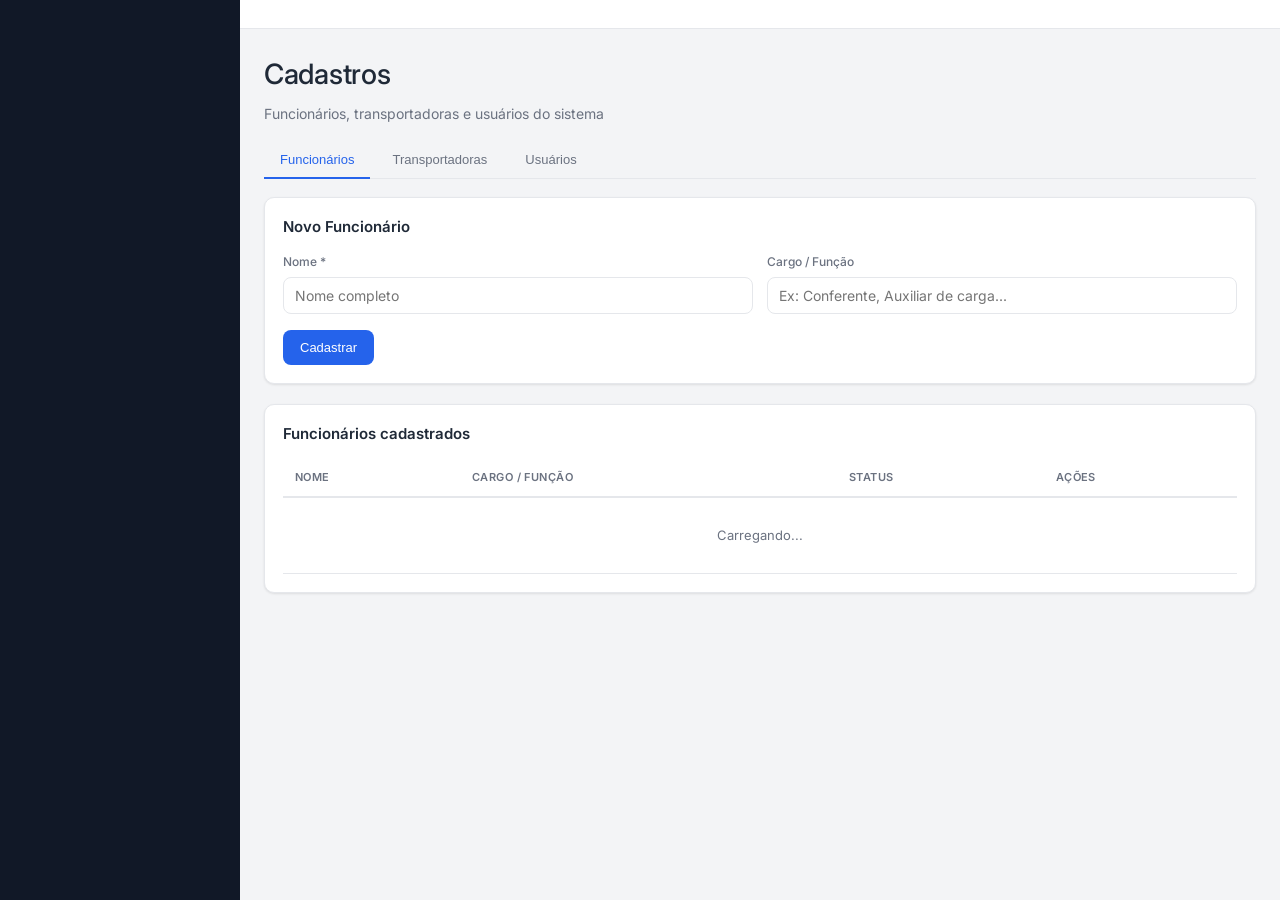
<file: cadastros.html>
<!DOCTYPE html>
<html lang="pt-BR">
<head>
  <meta charset="UTF-8" />
  <meta name="viewport" content="width=device-width, initial-scale=1.0" />
  <title>Cadastros · Portaria do Galpão</title>
  <link rel="stylesheet" href="css/style.css" />
  <link rel="stylesheet" href="https://cdn.jsdelivr.net/npm/bootstrap-icons@1.11.3/font/bootstrap-icons.css" />
</head>
<body>
  <div class="app">
    <aside class="sidebar" id="sidebar"></aside>
    <div class="main">
      <header class="topbar" id="topbar"></header>
      <main class="content">
        <div class="page-header">
          <div>
            <h1>Cadastros</h1>
            <p>Funcionários, transportadoras e usuários do sistema</p>
          </div>
        </div>

        <div class="tabs">
          <button class="tab-button active" data-tab="funcionarios">Funcionários</button>
          <button class="tab-button" data-tab="transportadoras">Transportadoras</button>
          <button class="tab-button" data-tab="usuarios">Usuários</button>
        </div>

        <!-- ===================== FUNCIONARIOS ===================== -->
        <div class="tab-content active" id="tab-funcionarios">
          <div class="card">
            <div class="card-title">Novo Funcionário</div>
            <div id="funcionarioAlert" class="alert"></div>
            <form id="funcionarioForm">
              <div class="form-grid">
                <div class="form-group span-2">
                  <label for="funcNome">Nome *</label>
                  <input type="text" id="funcNome" placeholder="Nome completo" required />
                </div>
                <div class="form-group span-2">
                  <label for="funcCargo">Cargo / Função</label>
                  <input type="text" id="funcCargo" placeholder="Ex: Conferente, Auxiliar de carga..." />
                </div>
              </div>
              <div class="form-actions">
                <button type="submit" class="btn btn-primary">Cadastrar</button>
              </div>
            </form>
          </div>

          <div class="card">
            <div class="card-title">Funcionários cadastrados</div>
            <div class="table-wrapper">
              <table>
                <thead>
                  <tr>
                    <th>Nome</th>
                    <th>Cargo / Função</th>
                    <th>Status</th>
                    <th>Ações</th>
                  </tr>
                </thead>
                <tbody id="funcionariosBody">
                  <tr><td colspan="4" class="empty-state">Carregando...</td></tr>
                </tbody>
              </table>
            </div>
          </div>
        </div>

        <!-- ===================== TRANSPORTADORAS ===================== -->
        <div class="tab-content" id="tab-transportadoras">
          <div class="card">
            <div class="card-title">Nova Transportadora</div>
            <div id="transportadoraAlert" class="alert"></div>
            <form id="transportadoraForm">
              <div class="form-grid">
                <div class="form-group span-2">
                  <label for="transpNome">Nome *</label>
                  <input type="text" id="transpNome" placeholder="Nome da transportadora" required />
                </div>
                <div class="form-group span-2">
                  <label for="transpCnpj">CNPJ</label>
                  <input type="text" id="transpCnpj" placeholder="00.000.000/0000-00" />
                </div>
              </div>
              <div class="form-actions">
                <button type="submit" class="btn btn-primary">Cadastrar</button>
              </div>
            </form>
          </div>

          <div class="card">
            <div class="card-title">Transportadoras cadastradas</div>
            <div class="table-wrapper">
              <table>
                <thead>
                  <tr>
                    <th>Nome</th>
                    <th>CNPJ</th>
                    <th>Ações</th>
                  </tr>
                </thead>
                <tbody id="transportadorasBody">
                  <tr><td colspan="3" class="empty-state">Carregando...</td></tr>
                </tbody>
              </table>
            </div>
          </div>
        </div>

        <!-- ===================== USUARIOS ===================== -->
        <div class="tab-content" id="tab-usuarios">
          <div class="card">
            <div class="card-title">Usuários do sistema</div>
            <p class="text-muted">
              Novas contas são criadas pela tela de login (opção "Criar conta"). Aqui você pode
              alterar o cargo (administrador/porteiro) e ativar ou desativar o acesso de cada usuário.
            </p>
            <div class="table-wrapper">
              <table>
                <thead>
                  <tr>
                    <th>Nome</th>
                    <th>Email</th>
                    <th>Cargo</th>
                    <th>Status</th>
                    <th>Ações</th>
                  </tr>
                </thead>
                <tbody id="usuariosBody">
                  <tr><td colspan="5" class="empty-state">Carregando...</td></tr>
                </tbody>
              </table>
            </div>
          </div>
        </div>
      </main>
    </div>
  </div>

  <!-- Modal edicao funcionario -->
  <div class="modal-overlay" id="funcionarioModal">
    <div class="modal">
      <div class="modal-header">
        <h3>Editar Funcionário</h3>
        <button class="modal-close" id="closeFuncionarioModal">&times;</button>
      </div>
      <form id="funcionarioEditForm">
        <div class="modal-body">
          <div class="form-grid">
            <div class="form-group span-2">
              <label for="editFuncNome">Nome *</label>
              <input type="text" id="editFuncNome" required />
            </div>
            <div class="form-group span-2">
              <label for="editFuncCargo">Cargo / Função</label>
              <input type="text" id="editFuncCargo" />
            </div>
            <div class="form-group span-full">
              <label style="flex-direction: row; align-items: center; gap: 8px;">
                <input type="checkbox" id="editFuncAtivo" style="width: auto" /> Ativo
              </label>
            </div>
          </div>
        </div>
        <div class="modal-footer">
          <button type="button" class="btn btn-danger" id="deleteFuncionario" style="margin-right: auto">Excluir</button>
          <button type="button" class="btn btn-secondary" id="cancelFuncionarioEdit">Cancelar</button>
          <button type="submit" class="btn btn-primary">Salvar</button>
        </div>
      </form>
    </div>
  </div>

  <!-- Modal edicao transportadora -->
  <div class="modal-overlay" id="transportadoraModal">
    <div class="modal">
      <div class="modal-header">
        <h3>Editar Transportadora</h3>
        <button class="modal-close" id="closeTransportadoraModal">&times;</button>
      </div>
      <form id="transportadoraEditForm">
        <div class="modal-body">
          <div class="form-grid">
            <div class="form-group span-2">
              <label for="editTranspNome">Nome *</label>
              <input type="text" id="editTranspNome" required />
            </div>
            <div class="form-group span-2">
              <label for="editTranspCnpj">CNPJ</label>
              <input type="text" id="editTranspCnpj" />
            </div>
          </div>
        </div>
        <div class="modal-footer">
          <button type="button" class="btn btn-danger" id="deleteTransportadora" style="margin-right: auto">Excluir</button>
          <button type="button" class="btn btn-secondary" id="cancelTransportadoraEdit">Cancelar</button>
          <button type="submit" class="btn btn-primary">Salvar</button>
        </div>
      </form>
    </div>
  </div>

  <!-- Modal edicao usuario -->
  <div class="modal-overlay" id="usuarioModal">
    <div class="modal">
      <div class="modal-header">
        <h3>Editar Usuário</h3>
        <button class="modal-close" id="closeUsuarioModal">&times;</button>
      </div>
      <form id="usuarioEditForm">
        <div class="modal-body">
          <div id="usuarioInfo" style="margin-bottom: 14px"></div>
          <div class="form-grid">
            <div class="form-group span-2">
              <label for="editUsuarioCargo">Cargo</label>
              <select id="editUsuarioCargo">
                <option value="porteiro">Porteiro</option>
                <option value="admin">Administrador</option>
              </select>
            </div>
            <div class="form-group span-2">
              <label style="flex-direction: row; align-items: center; gap: 8px;">
                <input type="checkbox" id="editUsuarioAtivo" style="width: auto" /> Ativo
              </label>
            </div>
          </div>
        </div>
        <div class="modal-footer">
          <button type="button" class="btn btn-secondary" id="cancelUsuarioEdit">Cancelar</button>
          <button type="submit" class="btn btn-primary">Salvar</button>
        </div>
      </form>
    </div>
  </div>

  <script type="module">
    import { requireAuth, isAdmin } from './js/auth.js';
    import { renderLayout } from './js/layout.js';
    import { initCadastros } from './js/cadastros.js';

    const auth = await requireAuth();
    if (auth) {
      if (!isAdmin(auth.profile)) {
        window.location.href = 'index.html';
      } else {
        renderLayout({ profile: auth.profile, active: 'cadastros', title: 'Cadastros' });
        initCadastros(auth);
      }
    }
  </script>
</body>
</html>
</file>
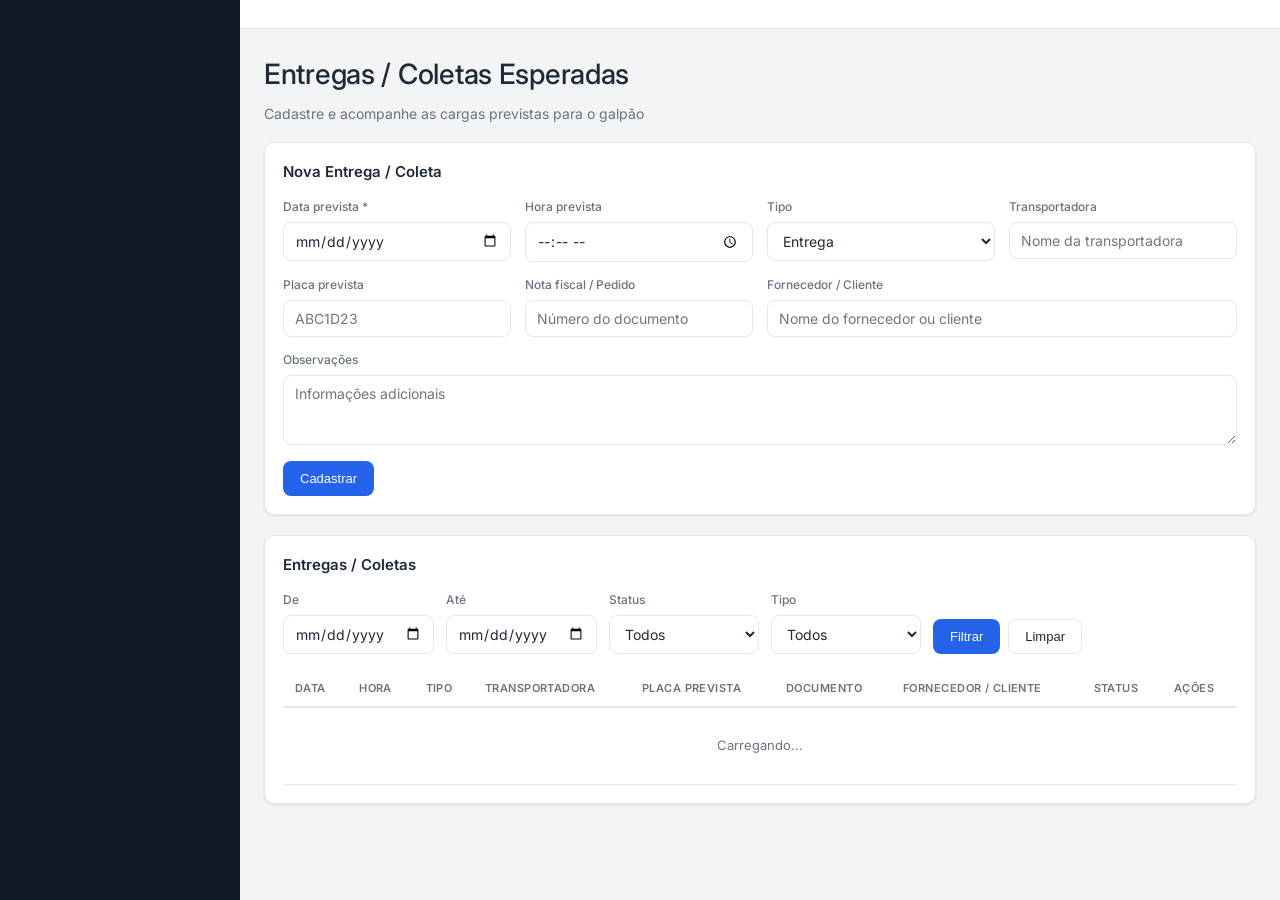
<file: entregas.html>
<!DOCTYPE html>
<html lang="pt-BR">
<head>
  <meta charset="UTF-8" />
  <meta name="viewport" content="width=device-width, initial-scale=1.0" />
  <title>Entregas Esperadas · Portaria do Galpão</title>
  <link rel="stylesheet" href="css/style.css" />
  <link rel="stylesheet" href="https://cdn.jsdelivr.net/npm/bootstrap-icons@1.11.3/font/bootstrap-icons.css" />
</head>
<body>
  <div class="app">
    <aside class="sidebar" id="sidebar"></aside>
    <div class="main">
      <header class="topbar" id="topbar"></header>
      <main class="content">
        <div class="page-header">
          <div>
            <h1>Entregas / Coletas Esperadas</h1>
            <p>Cadastre e acompanhe as cargas previstas para o galpão</p>
          </div>
        </div>

        <div class="card">
          <div class="card-title">Nova Entrega / Coleta</div>
          <div id="entregaAlert" class="alert"></div>
          <form id="entregaForm">
            <div class="form-grid">
              <div class="form-group">
                <label for="dataPrevista">Data prevista *</label>
                <input type="date" id="dataPrevista" required />
              </div>
              <div class="form-group">
                <label for="horaPrevista">Hora prevista</label>
                <input type="time" id="horaPrevista" />
              </div>
              <div class="form-group">
                <label for="tipo">Tipo</label>
                <select id="tipo">
                  <option value="entrega">Entrega</option>
                  <option value="coleta">Coleta</option>
                </select>
              </div>
              <div class="form-group">
                <label for="transportadoraEntrega">Transportadora</label>
                <input type="text" id="transportadoraEntrega" list="transportadorasListEntregas" placeholder="Nome da transportadora" />
                <datalist id="transportadorasListEntregas"></datalist>
              </div>
              <div class="form-group">
                <label for="placaPrevista">Placa prevista</label>
                <input type="text" id="placaPrevista" placeholder="ABC1D23" style="text-transform: uppercase" />
              </div>
              <div class="form-group">
                <label for="documentoEntrega">Nota fiscal / Pedido</label>
                <input type="text" id="documentoEntrega" placeholder="Número do documento" />
              </div>
              <div class="form-group span-2">
                <label for="fornecedorCliente">Fornecedor / Cliente</label>
                <input type="text" id="fornecedorCliente" placeholder="Nome do fornecedor ou cliente" />
              </div>
              <div class="form-group span-full">
                <label for="observacoesEntrega">Observações</label>
                <textarea id="observacoesEntrega" placeholder="Informações adicionais"></textarea>
              </div>
            </div>
            <div class="form-actions">
              <button type="submit" class="btn btn-primary">Cadastrar</button>
            </div>
          </form>
        </div>

        <div class="card">
          <div class="card-title">Entregas / Coletas</div>

          <div class="filters-bar">
            <div class="form-group">
              <label for="filtroDataInicio">De</label>
              <input type="date" id="filtroDataInicio" />
            </div>
            <div class="form-group">
              <label for="filtroDataFim">Até</label>
              <input type="date" id="filtroDataFim" />
            </div>
            <div class="form-group">
              <label for="filtroStatus">Status</label>
              <select id="filtroStatus">
                <option value="">Todos</option>
                <option value="pendente">Pendente</option>
                <option value="em_andamento">Em andamento</option>
                <option value="concluida">Concluída</option>
                <option value="atrasada">Atrasada</option>
                <option value="cancelada">Cancelada</option>
              </select>
            </div>
            <div class="form-group">
              <label for="filtroTipo">Tipo</label>
              <select id="filtroTipo">
                <option value="">Todos</option>
                <option value="entrega">Entrega</option>
                <option value="coleta">Coleta</option>
              </select>
            </div>
            <div class="form-group">
              <label>&nbsp;</label>
              <div style="display: flex; gap: 8px">
                <button class="btn btn-primary" id="filtrar">Filtrar</button>
                <button class="btn btn-secondary" id="limparFiltros">Limpar</button>
              </div>
            </div>
          </div>

          <div class="table-wrapper">
            <table>
              <thead>
                <tr>
                  <th>Data</th>
                  <th>Hora</th>
                  <th>Tipo</th>
                  <th>Transportadora</th>
                  <th>Placa prevista</th>
                  <th>Documento</th>
                  <th>Fornecedor / Cliente</th>
                  <th>Status</th>
                  <th>Ações</th>
                </tr>
              </thead>
              <tbody id="entregasBody">
                <tr><td colspan="9" class="empty-state">Carregando...</td></tr>
              </tbody>
            </table>
          </div>
        </div>
      </main>
    </div>
  </div>

  <!-- Modal de edicao -->
  <div class="modal-overlay" id="editModal">
    <div class="modal">
      <div class="modal-header">
        <h3>Editar Entrega / Coleta</h3>
        <button class="modal-close" id="closeEditModal">&times;</button>
      </div>
      <form id="editForm">
        <div class="modal-body">
          <div id="editAlert" class="alert"></div>
          <div class="form-grid">
            <div class="form-group">
              <label for="editDataPrevista">Data prevista *</label>
              <input type="date" id="editDataPrevista" required />
            </div>
            <div class="form-group">
              <label for="editHoraPrevista">Hora prevista</label>
              <input type="time" id="editHoraPrevista" />
            </div>
            <div class="form-group">
              <label for="editTipo">Tipo</label>
              <select id="editTipo">
                <option value="entrega">Entrega</option>
                <option value="coleta">Coleta</option>
              </select>
            </div>
            <div class="form-group">
              <label for="editStatus">Status</label>
              <select id="editStatus">
                <option value="pendente">Pendente</option>
                <option value="em_andamento">Em andamento</option>
                <option value="concluida">Concluída</option>
                <option value="atrasada">Atrasada</option>
                <option value="cancelada">Cancelada</option>
              </select>
            </div>
            <div class="form-group">
              <label for="editTransportadora">Transportadora</label>
              <input type="text" id="editTransportadora" />
            </div>
            <div class="form-group">
              <label for="editPlacaPrevista">Placa prevista</label>
              <input type="text" id="editPlacaPrevista" style="text-transform: uppercase" />
            </div>
            <div class="form-group span-2">
              <label for="editDocumento">Nota fiscal / Pedido</label>
              <input type="text" id="editDocumento" />
            </div>
            <div class="form-group span-2">
              <label for="editFornecedorCliente">Fornecedor / Cliente</label>
              <input type="text" id="editFornecedorCliente" />
            </div>
            <div class="form-group span-full">
              <label for="editObservacoes">Observações</label>
              <textarea id="editObservacoes"></textarea>
            </div>
          </div>
        </div>
        <div class="modal-footer">
          <button type="button" class="btn btn-danger" id="deleteEntrega" style="margin-right: auto">Excluir</button>
          <button type="button" class="btn btn-secondary" id="cancelEdit">Cancelar</button>
          <button type="submit" class="btn btn-primary">Salvar</button>
        </div>
      </form>
    </div>
  </div>

  <script type="module">
    import { requireAuth } from './js/auth.js';
    import { renderLayout } from './js/layout.js';
    import { initEntregas } from './js/entregas.js';

    const auth = await requireAuth();
    if (auth) {
      renderLayout({ profile: auth.profile, active: 'entregas', title: 'Entregas Esperadas' });
      initEntregas(auth);
    }
  </script>
</body>
</html>
</file>
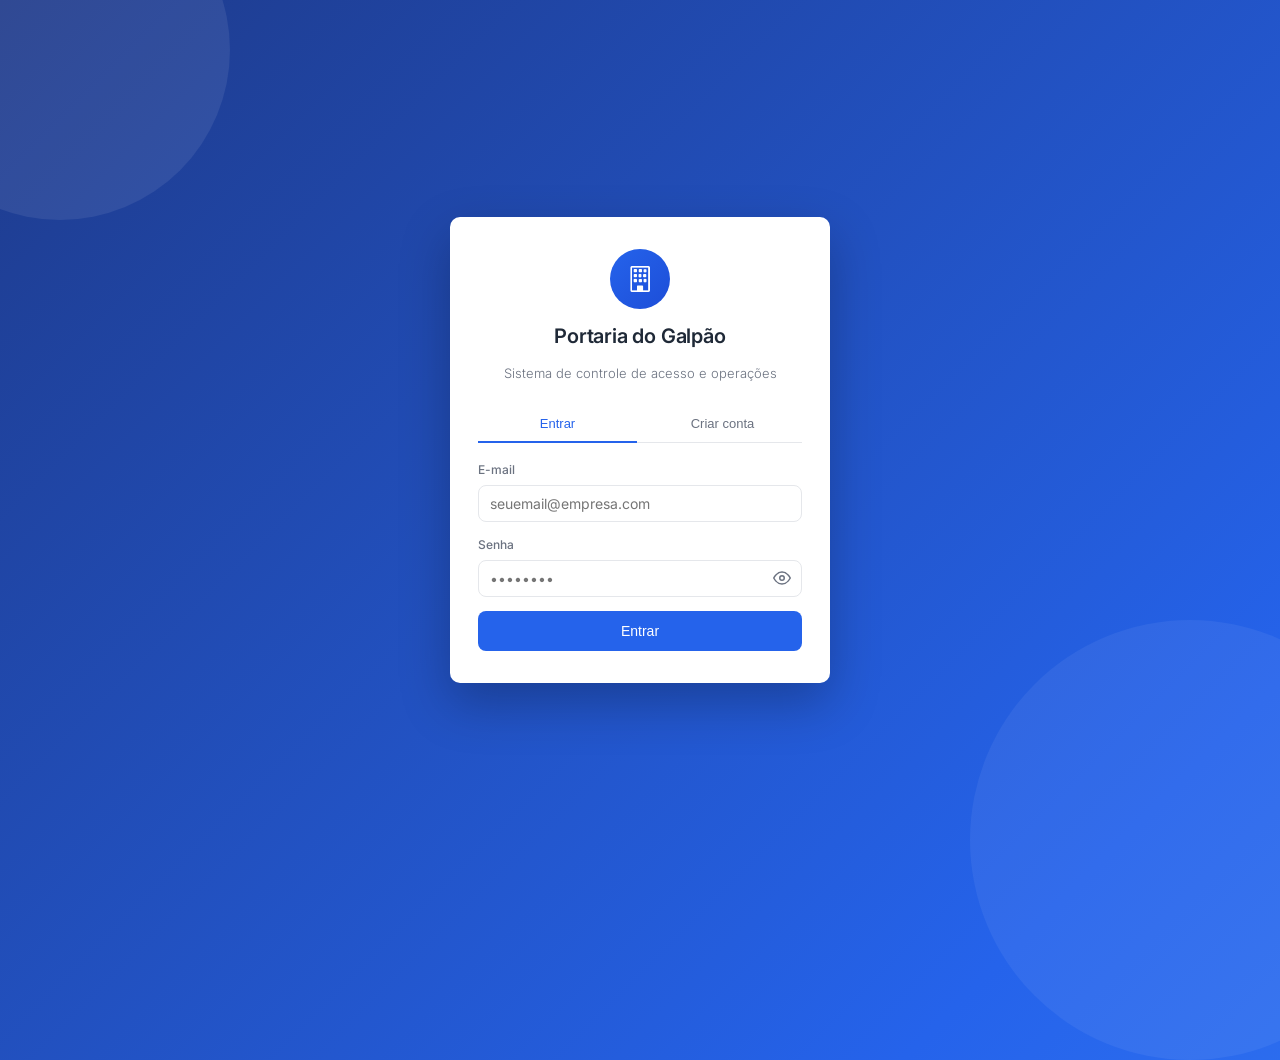
<file: login.html>
<!DOCTYPE html>
<html lang="pt-BR">
<head>
  <meta charset="UTF-8" />
  <meta name="viewport" content="width=device-width, initial-scale=1.0" />
  <title>Login · Portaria do Galpão</title>
  <link rel="stylesheet" href="css/style.css" />
  <link rel="stylesheet" href="https://cdn.jsdelivr.net/npm/bootstrap-icons@1.11.3/font/bootstrap-icons.css" />
</head>
<body class="login-page">
  <div class="login-card">
    <div class="login-logo"><i class="bi bi-building"></i></div>
    <h1>Portaria do Galpão</h1>
    <p class="subtitle">Sistema de controle de acesso e operações</p>

    <div class="tabs login-tabs">
      <button type="button" class="tab-button active" data-tab="login">Entrar</button>
      <button type="button" class="tab-button" data-tab="signup">Criar conta</button>
    </div>

    <div id="alertBox" class="alert"></div>

    <div class="tab-content active" data-tab-content="login">
      <form id="loginForm" novalidate>
        <div class="form-group">
          <label for="loginEmail">E-mail</label>
          <input type="email" id="loginEmail" required autocomplete="email" placeholder="seuemail@empresa.com" />
        </div>
        <div class="form-group">
          <label for="loginPassword">Senha</label>
          <div class="password-wrapper">
            <input type="password" id="loginPassword" required autocomplete="current-password" placeholder="••••••••" minlength="6" />
            <button type="button" class="toggle-password" data-target="loginPassword" aria-label="Mostrar senha" tabindex="-1">
              <svg class="icon-eye" xmlns="http://www.w3.org/2000/svg" viewBox="0 0 24 24" fill="none" stroke="currentColor" stroke-width="2" stroke-linecap="round" stroke-linejoin="round"><path d="M1 12s4-8 11-8 11 8 11 8-4 8-11 8-11-8-11-8Z"/><circle cx="12" cy="12" r="3"/></svg>
              <svg class="icon-eye-off" xmlns="http://www.w3.org/2000/svg" viewBox="0 0 24 24" fill="none" stroke="currentColor" stroke-width="2" stroke-linecap="round" stroke-linejoin="round" style="display: none"><path d="M17.94 17.94A10.94 10.94 0 0 1 12 20c-7 0-11-8-11-8a21.77 21.77 0 0 1 5.06-6.06"/><path d="M9.9 4.24A10.94 10.94 0 0 1 12 4c7 0 11 8 11 8a21.77 21.77 0 0 1-2.16 3.19"/><path d="M14.12 14.12a3 3 0 1 1-4.24-4.24"/><line x1="1" y1="1" x2="23" y2="23"/></svg>
            </button>
          </div>
        </div>
        <button type="submit" class="btn btn-primary" id="loginSubmitBtn">Entrar</button>
      </form>
    </div>

    <div class="tab-content" data-tab-content="signup">
      <form id="signupForm" novalidate>
        <div class="form-group">
          <label for="signupNome">Nome</label>
          <input type="text" id="signupNome" required autocomplete="name" placeholder="Seu nome completo" />
        </div>
        <div class="form-group">
          <label for="signupEmail">E-mail</label>
          <input type="email" id="signupEmail" required autocomplete="email" placeholder="seuemail@empresa.com" />
        </div>
        <div class="form-group">
          <label for="signupPassword">Senha</label>
          <div class="password-wrapper">
            <input type="password" id="signupPassword" required autocomplete="new-password" placeholder="••••••••" minlength="6" />
            <button type="button" class="toggle-password" data-target="signupPassword" aria-label="Mostrar senha" tabindex="-1">
              <svg class="icon-eye" xmlns="http://www.w3.org/2000/svg" viewBox="0 0 24 24" fill="none" stroke="currentColor" stroke-width="2" stroke-linecap="round" stroke-linejoin="round"><path d="M1 12s4-8 11-8 11 8 11 8-4 8-11 8-11-8-11-8Z"/><circle cx="12" cy="12" r="3"/></svg>
              <svg class="icon-eye-off" xmlns="http://www.w3.org/2000/svg" viewBox="0 0 24 24" fill="none" stroke="currentColor" stroke-width="2" stroke-linecap="round" stroke-linejoin="round" style="display: none"><path d="M17.94 17.94A10.94 10.94 0 0 1 12 20c-7 0-11-8-11-8a21.77 21.77 0 0 1 5.06-6.06"/><path d="M9.9 4.24A10.94 10.94 0 0 1 12 4c7 0 11 8 11 8a21.77 21.77 0 0 1-2.16 3.19"/><path d="M14.12 14.12a3 3 0 1 1-4.24-4.24"/><line x1="1" y1="1" x2="23" y2="23"/></svg>
            </button>
          </div>
        </div>
        <button type="submit" class="btn btn-primary" id="signupSubmitBtn">Criar conta</button>
      </form>
    </div>
  </div>

  <script type="module" src="js/login.js"></script>
</body>
</html>
</file>
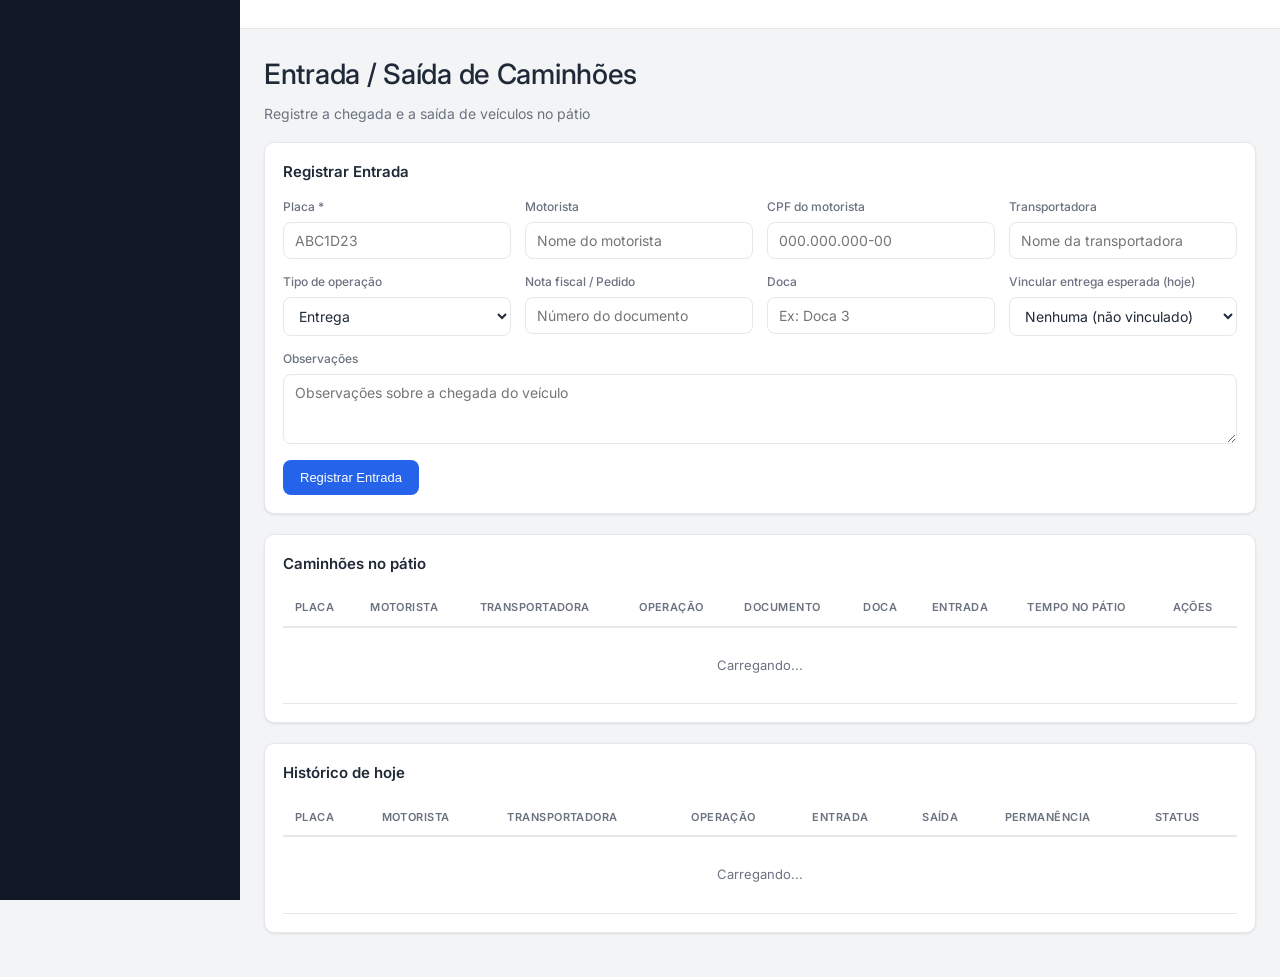
<file: movimentacao.html>
<!DOCTYPE html>
<html lang="pt-BR">
<head>
  <meta charset="UTF-8" />
  <meta name="viewport" content="width=device-width, initial-scale=1.0" />
  <title>Entrada / Saída · Portaria do Galpão</title>
  <link rel="stylesheet" href="css/style.css" />
  <link rel="stylesheet" href="https://cdn.jsdelivr.net/npm/bootstrap-icons@1.11.3/font/bootstrap-icons.css" />
</head>
<body>
  <div class="app">
    <aside class="sidebar" id="sidebar"></aside>
    <div class="main">
      <header class="topbar" id="topbar"></header>
      <main class="content">
        <div class="page-header">
          <div>
            <h1>Entrada / Saída de Caminhões</h1>
            <p>Registre a chegada e a saída de veículos no pátio</p>
          </div>
        </div>

        <div class="card">
          <div class="card-title">Registrar Entrada</div>
          <div id="entradaAlert" class="alert"></div>
          <form id="entradaForm">
            <div class="form-grid">
              <div class="form-group">
                <label for="placa">Placa *</label>
                <input type="text" id="placa" required placeholder="ABC1D23" style="text-transform: uppercase" />
              </div>
              <div class="form-group">
                <label for="motoristaNome">Motorista</label>
                <input type="text" id="motoristaNome" placeholder="Nome do motorista" />
              </div>
              <div class="form-group">
                <label for="motoristaDoc">CPF do motorista</label>
                <input type="text" id="motoristaDoc" placeholder="000.000.000-00" maxlength="14" />
              </div>
              <div class="form-group">
                <label for="transportadora">Transportadora</label>
                <input type="text" id="transportadora" list="transportadorasList" placeholder="Nome da transportadora" />
                <datalist id="transportadorasList"></datalist>
              </div>
              <div class="form-group">
                <label for="tipoOperacao">Tipo de operação</label>
                <select id="tipoOperacao">
                  <option value="entrega">Entrega</option>
                  <option value="coleta">Coleta</option>
                  <option value="devolucao">Devolução</option>
                  <option value="outro">Outro</option>
                </select>
              </div>
              <div class="form-group">
                <label for="documento">Nota fiscal / Pedido</label>
                <input type="text" id="documento" placeholder="Número do documento" />
              </div>
              <div class="form-group">
                <label for="doca">Doca</label>
                <input type="text" id="doca" placeholder="Ex: Doca 3" />
              </div>
              <div class="form-group">
                <label for="entregaVinculada">Vincular entrega esperada (hoje)</label>
                <select id="entregaVinculada">
                  <option value="">Nenhuma (não vinculado)</option>
                </select>
              </div>
              <div class="form-group span-full">
                <label for="observacoes">Observações</label>
                <textarea id="observacoes" placeholder="Observações sobre a chegada do veículo"></textarea>
              </div>
            </div>
            <div class="form-actions">
              <button type="submit" class="btn btn-primary">Registrar Entrada</button>
            </div>
          </form>
        </div>

        <div class="card">
          <div class="card-title">Caminhões no pátio</div>
          <div class="table-wrapper">
            <table>
              <thead>
                <tr>
                  <th>Placa</th>
                  <th>Motorista</th>
                  <th>Transportadora</th>
                  <th>Operação</th>
                  <th>Documento</th>
                  <th>Doca</th>
                  <th>Entrada</th>
                  <th>Tempo no pátio</th>
                  <th>Ações</th>
                </tr>
              </thead>
              <tbody id="patioBody">
                <tr><td colspan="9" class="empty-state">Carregando...</td></tr>
              </tbody>
            </table>
          </div>
        </div>

        <div class="card">
          <div class="card-title">Histórico de hoje</div>
          <div class="table-wrapper">
            <table>
              <thead>
                <tr>
                  <th>Placa</th>
                  <th>Motorista</th>
                  <th>Transportadora</th>
                  <th>Operação</th>
                  <th>Entrada</th>
                  <th>Saída</th>
                  <th>Permanência</th>
                  <th>Status</th>
                </tr>
              </thead>
              <tbody id="historicoBody">
                <tr><td colspan="8" class="empty-state">Carregando...</td></tr>
              </tbody>
            </table>
          </div>
        </div>
      </main>
    </div>
  </div>

  <!-- Modal de registro de saída -->
  <div class="modal-overlay" id="saidaModal">
    <div class="modal">
      <div class="modal-header">
        <h3>Registrar Saída</h3>
        <button class="modal-close" id="closeSaidaModal">&times;</button>
      </div>
      <div class="modal-body">
        <p>Confirmar saída do caminhão <strong id="saidaPlaca"></strong>?</p>
        <div class="form-group">
          <label for="saidaObs">Observações adicionais (opcional)</label>
          <textarea id="saidaObs" placeholder="Ex: carga conferida, sem avarias"></textarea>
        </div>
      </div>
      <div class="modal-footer">
        <button class="btn btn-secondary" id="cancelSaida">Cancelar</button>
        <button class="btn btn-success" id="confirmSaida">Confirmar Saída</button>
      </div>
    </div>
  </div>

  <script type="module">
    import { requireAuth } from './js/auth.js';
    import { renderLayout } from './js/layout.js';
    import { initMovimentacao } from './js/movimentacao.js';

    const auth = await requireAuth();
    if (auth) {
      renderLayout({ profile: auth.profile, active: 'movimentacao', title: 'Entrada / Saída' });
      initMovimentacao(auth);
    }
  </script>
</body>
</html>
</file>
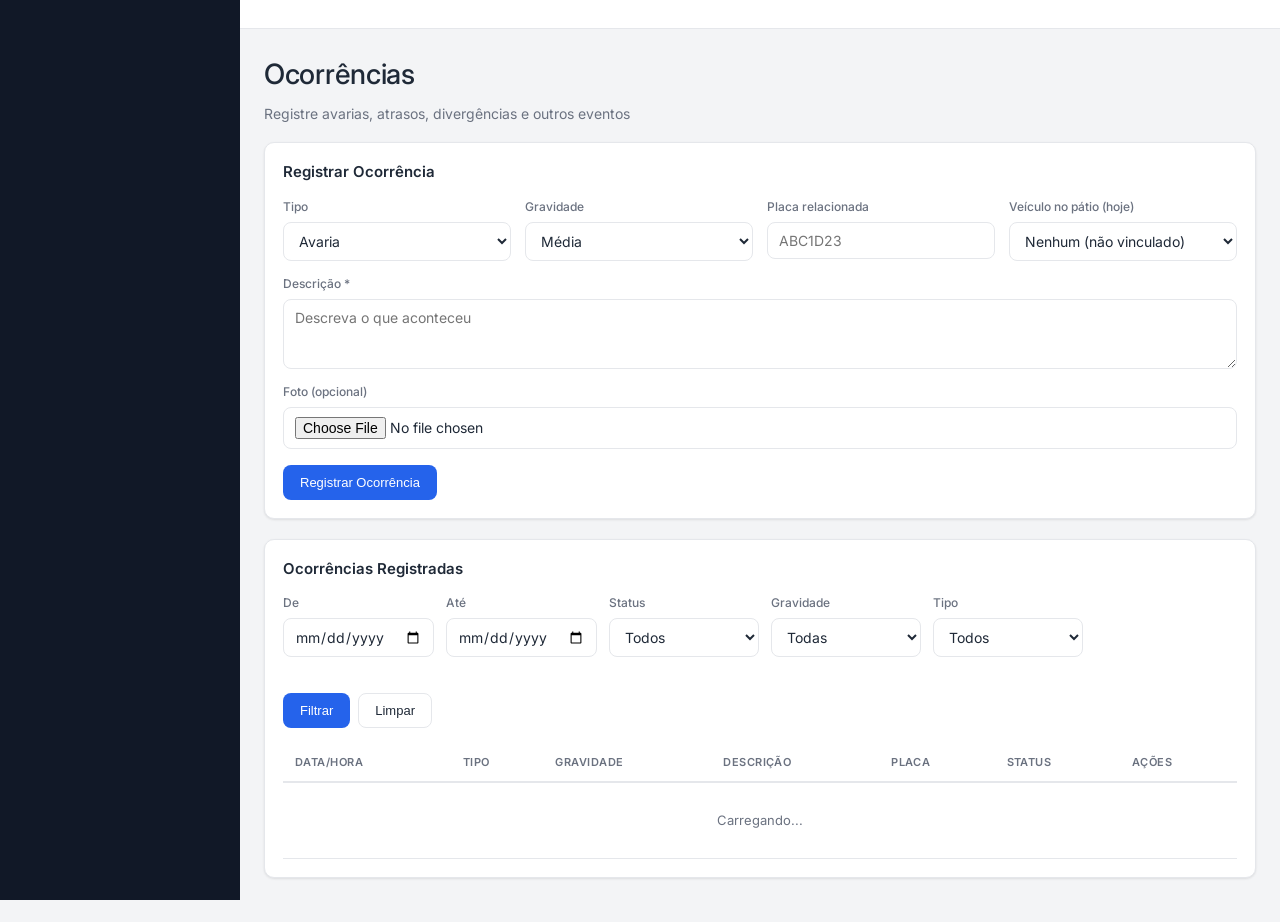
<file: ocorrencias.html>
<!DOCTYPE html>
<html lang="pt-BR">
<head>
  <meta charset="UTF-8" />
  <meta name="viewport" content="width=device-width, initial-scale=1.0" />
  <title>Ocorrências · Portaria do Galpão</title>
  <link rel="stylesheet" href="css/style.css" />
  <link rel="stylesheet" href="https://cdn.jsdelivr.net/npm/bootstrap-icons@1.11.3/font/bootstrap-icons.css" />
</head>
<body>
  <div class="app">
    <aside class="sidebar" id="sidebar"></aside>
    <div class="main">
      <header class="topbar" id="topbar"></header>
      <main class="content">
        <div class="page-header">
          <div>
            <h1>Ocorrências</h1>
            <p>Registre avarias, atrasos, divergências e outros eventos</p>
          </div>
        </div>

        <div class="card">
          <div class="card-title">Registrar Ocorrência</div>
          <div id="ocorrenciaAlert" class="alert"></div>
          <form id="ocorrenciaForm">
            <div class="form-grid">
              <div class="form-group">
                <label for="tipoOcorrencia">Tipo</label>
                <select id="tipoOcorrencia">
                  <option value="avaria">Avaria</option>
                  <option value="atraso">Atraso</option>
                  <option value="divergencia">Divergência</option>
                  <option value="seguranca">Segurança</option>
                  <option value="acidente">Acidente</option>
                  <option value="outro">Outro</option>
                </select>
              </div>
              <div class="form-group">
                <label for="gravidade">Gravidade</label>
                <select id="gravidade">
                  <option value="baixa">Baixa</option>
                  <option value="media" selected>Média</option>
                  <option value="alta">Alta</option>
                </select>
              </div>
              <div class="form-group">
                <label for="placaOcorrencia">Placa relacionada</label>
                <input type="text" id="placaOcorrencia" placeholder="ABC1D23" style="text-transform: uppercase" />
              </div>
              <div class="form-group">
                <label for="visitaRelacionada">Veículo no pátio (hoje)</label>
                <select id="visitaRelacionada">
                  <option value="">Nenhum (não vinculado)</option>
                </select>
              </div>
              <div class="form-group span-full">
                <label for="descricao">Descrição *</label>
                <textarea id="descricao" required placeholder="Descreva o que aconteceu"></textarea>
              </div>
              <div class="form-group span-full">
                <label for="fotoOcorrencia">Foto (opcional)</label>
                <input type="file" id="fotoOcorrencia" accept="image/*" capture="environment" />
                <img id="fotoPreview" alt="Pré-visualização da foto" style="display: none; max-width: 200px; margin-top: 8px; border-radius: 8px; border: 1px solid var(--color-border);" />
              </div>
            </div>
            <div class="form-actions">
              <button type="submit" class="btn btn-primary">Registrar Ocorrência</button>
            </div>
          </form>
        </div>

        <div class="card">
          <div class="card-title">Ocorrências Registradas</div>

          <div class="filters-bar">
            <div class="form-group">
              <label for="filtroDataInicio">De</label>
              <input type="date" id="filtroDataInicio" />
            </div>
            <div class="form-group">
              <label for="filtroDataFim">Até</label>
              <input type="date" id="filtroDataFim" />
            </div>
            <div class="form-group">
              <label for="filtroStatus">Status</label>
              <select id="filtroStatus">
                <option value="">Todos</option>
                <option value="aberta">Aberta</option>
                <option value="resolvida">Resolvida</option>
              </select>
            </div>
            <div class="form-group">
              <label for="filtroGravidade">Gravidade</label>
              <select id="filtroGravidade">
                <option value="">Todas</option>
                <option value="baixa">Baixa</option>
                <option value="media">Média</option>
                <option value="alta">Alta</option>
              </select>
            </div>
            <div class="form-group">
              <label for="filtroTipo">Tipo</label>
              <select id="filtroTipo">
                <option value="">Todos</option>
                <option value="avaria">Avaria</option>
                <option value="atraso">Atraso</option>
                <option value="divergencia">Divergência</option>
                <option value="seguranca">Segurança</option>
                <option value="acidente">Acidente</option>
                <option value="outro">Outro</option>
              </select>
            </div>
            <div class="form-group">
              <label>&nbsp;</label>
              <div style="display: flex; gap: 8px">
                <button class="btn btn-primary" id="filtrar">Filtrar</button>
                <button class="btn btn-secondary" id="limparFiltros">Limpar</button>
              </div>
            </div>
          </div>

          <div class="table-wrapper">
            <table>
              <thead>
                <tr>
                  <th>Data/Hora</th>
                  <th>Tipo</th>
                  <th>Gravidade</th>
                  <th>Descrição</th>
                  <th>Placa</th>
                  <th>Status</th>
                  <th>Ações</th>
                </tr>
              </thead>
              <tbody id="ocorrenciasBody">
                <tr><td colspan="7" class="empty-state">Carregando...</td></tr>
              </tbody>
            </table>
          </div>
        </div>
      </main>
    </div>
  </div>

  <!-- Modal de detalhes / resolucao -->
  <div class="modal-overlay" id="detalheModal">
    <div class="modal">
      <div class="modal-header">
        <h3>Detalhes da Ocorrência</h3>
        <button class="modal-close" id="closeDetalheModal">&times;</button>
      </div>
      <div class="modal-body">
        <div id="detalheInfo"></div>

        <div id="resolverSection" style="margin-top: 14px">
          <div class="form-group">
            <label for="resolucaoTexto">Resolução *</label>
            <textarea id="resolucaoTexto" placeholder="Descreva como a ocorrência foi resolvida"></textarea>
          </div>
        </div>

        <div id="resolvidaInfo" style="margin-top: 14px"></div>
      </div>
      <div class="modal-footer">
        <button type="button" class="btn btn-secondary" id="cancelDetalhe">Fechar</button>
        <button type="button" class="btn btn-secondary" id="reabrirBtn" style="display: none">Reabrir</button>
        <button type="button" class="btn btn-success" id="resolverBtn" style="display: none">Marcar como Resolvida</button>
      </div>
    </div>
  </div>

  <script type="module">
    import { requireAuth } from './js/auth.js';
    import { renderLayout } from './js/layout.js';
    import { initOcorrencias } from './js/ocorrencias.js';

    const auth = await requireAuth();
    if (auth) {
      renderLayout({ profile: auth.profile, active: 'ocorrencias', title: 'Ocorrências' });
      initOcorrencias(auth);
    }
  </script>
</body>
</html>
</file>
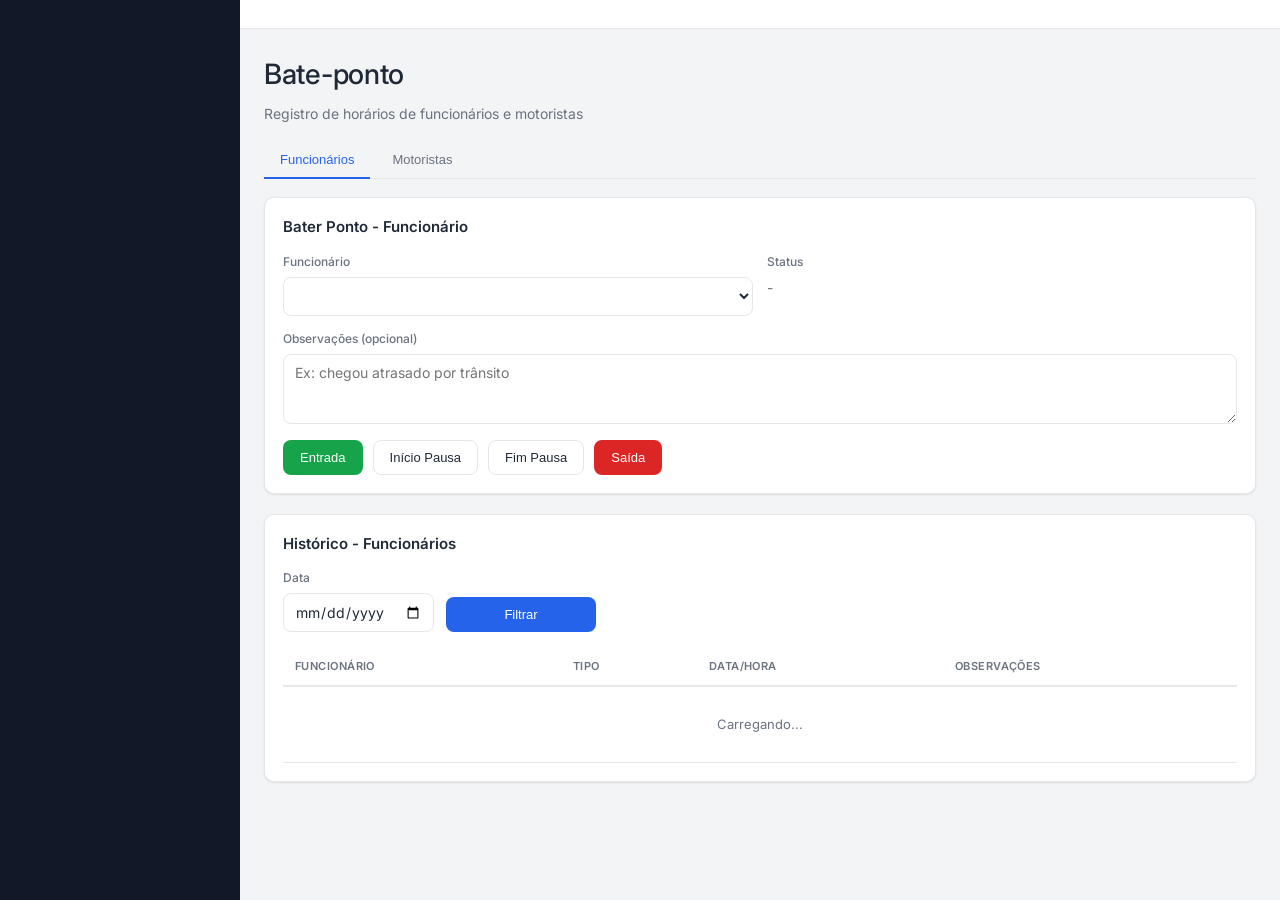
<file: ponto.html>
<!DOCTYPE html>
<html lang="pt-BR">
<head>
  <meta charset="UTF-8" />
  <meta name="viewport" content="width=device-width, initial-scale=1.0" />
  <title>Bate-ponto · Portaria do Galpão</title>
  <link rel="stylesheet" href="css/style.css" />
  <link rel="stylesheet" href="https://cdn.jsdelivr.net/npm/bootstrap-icons@1.11.3/font/bootstrap-icons.css" />
</head>
<body>
  <div class="app">
    <aside class="sidebar" id="sidebar"></aside>
    <div class="main">
      <header class="topbar" id="topbar"></header>
      <main class="content">
        <div class="page-header">
          <div>
            <h1>Bate-ponto</h1>
            <p>Registro de horários de funcionários e motoristas</p>
          </div>
        </div>

        <div class="tabs">
          <button class="tab-button active" data-tab="funcionarios">Funcionários</button>
          <button class="tab-button" data-tab="motoristas">Motoristas</button>
        </div>

        <!-- ===================== FUNCIONARIOS ===================== -->
        <div class="tab-content active" id="tab-funcionarios">
          <div class="card">
            <div class="card-title">Bater Ponto - Funcionário</div>
            <div id="funcionarioAlert" class="alert"></div>
            <div class="form-grid">
              <div class="form-group span-2">
                <label for="funcionarioSelect">Funcionário</label>
                <select id="funcionarioSelect"></select>
              </div>
              <div class="form-group span-2">
                <label>Status</label>
                <div id="funcionarioStatus" class="text-muted">-</div>
              </div>
              <div class="form-group span-full">
                <label for="funcionarioObs">Observações (opcional)</label>
                <textarea id="funcionarioObs" placeholder="Ex: chegou atrasado por trânsito"></textarea>
              </div>
            </div>
            <div class="form-actions">
              <button type="button" class="btn btn-success" data-ponto-tipo="entrada">Entrada</button>
              <button type="button" class="btn btn-secondary" data-ponto-tipo="pausa_inicio">Início Pausa</button>
              <button type="button" class="btn btn-secondary" data-ponto-tipo="pausa_fim">Fim Pausa</button>
              <button type="button" class="btn btn-danger" data-ponto-tipo="saida">Saída</button>
            </div>
          </div>

          <div class="card">
            <div class="card-title">Histórico - Funcionários</div>
            <div class="filters-bar">
              <div class="form-group">
                <label for="filtroDataFuncionarios">Data</label>
                <input type="date" id="filtroDataFuncionarios" />
              </div>
              <div class="form-group">
                <label>&nbsp;</label>
                <button class="btn btn-primary" id="filtrarFuncionarios">Filtrar</button>
              </div>
            </div>
            <div class="table-wrapper">
              <table>
                <thead>
                  <tr>
                    <th>Funcionário</th>
                    <th>Tipo</th>
                    <th>Data/Hora</th>
                    <th>Observações</th>
                  </tr>
                </thead>
                <tbody id="historicoFuncionariosBody">
                  <tr><td colspan="4" class="empty-state">Carregando...</td></tr>
                </tbody>
              </table>
            </div>
          </div>
        </div>

        <!-- ===================== MOTORISTAS ===================== -->
        <div class="tab-content" id="tab-motoristas">
          <div class="card">
            <div class="card-title">Bater Ponto - Motorista</div>
            <div id="motoristaAlert" class="alert"></div>
            <form id="motoristaForm">
              <div class="form-grid">
                <div class="form-group span-2">
                  <label for="veiculoPatioSelect">Veículo no pátio</label>
                  <select id="veiculoPatioSelect"></select>
                </div>
                <div class="form-group">
                  <label for="motoristaNomePonto">Nome do motorista</label>
                  <input type="text" id="motoristaNomePonto" placeholder="Nome completo" />
                </div>
                <div class="form-group">
                  <label for="motoristaDocPonto">CPF do motorista</label>
                  <input type="text" id="motoristaDocPonto" placeholder="000.000.000-00" />
                </div>
                <div class="form-group">
                  <label for="tipoPontoMotorista">Tipo de registro</label>
                  <select id="tipoPontoMotorista">
                    <option value="entrada">Entrada</option>
                    <option value="pausa_inicio">Início Pausa</option>
                    <option value="pausa_fim">Fim Pausa</option>
                    <option value="saida">Saída</option>
                  </select>
                </div>
                <div class="form-group span-full">
                  <label for="motoristaObs">Observações (opcional)</label>
                  <textarea id="motoristaObs" placeholder="Observações"></textarea>
                </div>
              </div>
              <div class="form-actions">
                <button type="submit" class="btn btn-primary">Registrar Ponto</button>
              </div>
            </form>
          </div>

          <div class="card">
            <div class="card-title">Histórico - Motoristas</div>
            <div class="filters-bar">
              <div class="form-group">
                <label for="filtroDataMotoristas">Data</label>
                <input type="date" id="filtroDataMotoristas" />
              </div>
              <div class="form-group">
                <label>&nbsp;</label>
                <button class="btn btn-primary" id="filtrarMotoristas">Filtrar</button>
              </div>
            </div>
            <div class="table-wrapper">
              <table>
                <thead>
                  <tr>
                    <th>Motorista</th>
                    <th>Documento</th>
                    <th>Placa</th>
                    <th>Tipo</th>
                    <th>Data/Hora</th>
                  </tr>
                </thead>
                <tbody id="historicoMotoristasBody">
                  <tr><td colspan="5" class="empty-state">Carregando...</td></tr>
                </tbody>
              </table>
            </div>
          </div>
        </div>
      </main>
    </div>
  </div>

  <script type="module">
    import { requireAuth } from './js/auth.js';
    import { renderLayout } from './js/layout.js';
    import { initPonto } from './js/ponto.js';

    const auth = await requireAuth();
    if (auth) {
      renderLayout({ profile: auth.profile, active: 'ponto', title: 'Bate-ponto' });
      initPonto(auth);
    }
  </script>
</body>
</html>
</file>
<file: css/style.css>
/* =====================================================================
   Sistema de Portaria de Galpao - Estilos gerais
   ===================================================================== */

@import url('https://fonts.googleapis.com/css2?family=Inter:wght@300;400;500;600;700&display=swap');

:root {
  --color-primary: #2563eb;
  --color-primary-dark: #1d4ed8;
  --color-bg: #f3f4f6;
  --color-card: #ffffff;
  --color-border: #e5e7eb;
  --color-text: #1f2937;
  --color-text-muted: #6b7280;
  --color-sidebar-bg: #111827;
  --color-sidebar-text: #d1d5db;
  --color-sidebar-active: #2563eb;

  --color-green: #16a34a;
  --color-green-bg: #dcfce7;
  --color-amarelo: #ca8a04;
  --color-amarelo-bg: #fef9c3;
  --color-vermelho: #dc2626;
  --color-vermelho-bg: #fee2e2;
  --color-azul: #2563eb;
  --color-azul-bg: #dbeafe;
  --color-roxo: #7c3aed;
  --color-roxo-bg: #ede9fe;
  --color-cinza: #4b5563;
  --color-cinza-bg: #e5e7eb;

  --radius: 10px;
  --shadow: 0 1px 3px rgba(0, 0, 0, 0.06), 0 1px 2px rgba(0, 0, 0, 0.04);
}

* {
  box-sizing: border-box;
}

html,
body {
  height: 100%;
}

body {
  margin: 0;
  font-family: 'Inter', 'Segoe UI', system-ui, -apple-system, Roboto, Helvetica, Arial, sans-serif;
  background: var(--color-bg);
  color: var(--color-text);
  font-size: 14px;
  font-weight: 400;
  line-height: 1.5;
  -webkit-font-smoothing: antialiased;
  -moz-osx-font-smoothing: grayscale;
}

a {
  color: var(--color-primary);
  text-decoration: none;
}

h1, h2, h3, h4 {
  margin: 0 0 8px;
  font-weight: 500;
  letter-spacing: -0.01em;
}

/* ---------------------------------------------------------------- */
/* Layout principal (sidebar + topbar + conteudo)                    */
/* ---------------------------------------------------------------- */

.app {
  display: flex;
  min-height: 100vh;
}

.sidebar {
  width: 240px;
  flex-shrink: 0;
  background: var(--color-sidebar-bg);
  color: var(--color-sidebar-text);
  display: flex;
  flex-direction: column;
  position: sticky;
  top: 0;
  height: 100vh;
  overflow-y: auto;
  z-index: 20;
  transition: transform 0.2s ease;
}

.sidebar-logo {
  padding: 20px 18px;
  font-size: 18px;
  font-weight: 700;
  color: #fff;
  border-bottom: 1px solid rgba(255, 255, 255, 0.08);
  display: flex;
  align-items: center;
  gap: 10px;
}

.sidebar-logo .logo-icon {
  font-size: 22px;
}

.sidebar-nav {
  display: flex;
  flex-direction: column;
  padding: 12px;
  gap: 2px;
  flex: 1;
}

.sidebar-nav a {
  display: flex;
  align-items: center;
  gap: 10px;
  padding: 10px 12px;
  border-radius: 8px;
  color: var(--color-sidebar-text);
  font-size: 14px;
  font-weight: 500;
}

.sidebar-nav a .icon {
  font-size: 16px;
  width: 20px;
  text-align: center;
}

.sidebar-nav a:hover {
  background: rgba(255, 255, 255, 0.06);
  color: #fff;
}

.sidebar-nav a.active {
  background: var(--color-sidebar-active);
  color: #fff;
}

.sidebar-footer {
  padding: 14px 18px;
  font-size: 12px;
  color: #9ca3af;
  border-top: 1px solid rgba(255, 255, 255, 0.08);
}

.main {
  flex: 1;
  display: flex;
  flex-direction: column;
  min-width: 0;
}

.topbar {
  background: var(--color-card);
  border-bottom: 1px solid var(--color-border);
  padding: 14px 24px;
  display: flex;
  align-items: center;
  justify-content: space-between;
  position: sticky;
  top: 0;
  z-index: 10;
  gap: 12px;
}

.topbar-title {
  font-size: 18px;
  font-weight: 600;
}

.topbar-right {
  display: flex;
  align-items: center;
  gap: 14px;
}

.topbar-user {
  display: flex;
  flex-direction: column;
  align-items: flex-end;
  line-height: 1.2;
}

.topbar-user .name {
  font-weight: 600;
  font-size: 13px;
}

.topbar-user .role {
  font-size: 11px;
  color: var(--color-text-muted);
}

.sidebar-toggle {
  display: none;
  background: none;
  border: none;
  font-size: 22px;
  cursor: pointer;
  color: var(--color-text);
}

.content {
  padding: 24px;
  flex: 1;
  width: 100%;
  max-width: 1280px;
  margin: 0 auto;
}

.page-header {
  display: flex;
  justify-content: space-between;
  align-items: flex-start;
  flex-wrap: wrap;
  gap: 12px;
  margin-bottom: 18px;
}

.page-header p {
  margin: 4px 0 0;
  color: var(--color-text-muted);
}

/* ---------------------------------------------------------------- */
/* Cards / paineis                                                    */
/* ---------------------------------------------------------------- */

.card {
  background: var(--color-card);
  border: 1px solid var(--color-border);
  border-radius: var(--radius);
  box-shadow: var(--shadow);
  padding: 18px;
  margin-bottom: 20px;
}

.card-title {
  font-size: 15px;
  font-weight: 600;
  margin-bottom: 14px;
  display: flex;
  align-items: center;
  justify-content: space-between;
  gap: 10px;
}

.cards-grid {
  display: grid;
  grid-template-columns: repeat(auto-fit, minmax(200px, 1fr));
  gap: 16px;
  margin-bottom: 20px;
}

.stat-card {
  background: var(--color-card);
  border: 1px solid var(--color-border);
  border-radius: var(--radius);
  box-shadow: var(--shadow);
  padding: 16px 18px;
  display: flex;
  flex-direction: column;
  gap: 6px;
}

.stat-card .stat-label {
  font-size: 13px;
  color: var(--color-text-muted);
  display: flex;
  align-items: center;
  gap: 8px;
}

.stat-card .stat-value {
  font-size: 28px;
  font-weight: 700;
}

.stat-card.accent-azul { border-top: 3px solid var(--color-azul); }
.stat-card.accent-verde { border-top: 3px solid var(--color-green); }
.stat-card.accent-amarelo { border-top: 3px solid var(--color-amarelo); }
.stat-card.accent-vermelho { border-top: 3px solid var(--color-vermelho); }
.stat-card.accent-roxo { border-top: 3px solid var(--color-roxo); }

.charts-grid {
  display: grid;
  grid-template-columns: repeat(auto-fit, minmax(320px, 1fr));
  gap: 16px;
  margin-bottom: 20px;
}

.chart-card {
  background: var(--color-card);
  border: 1px solid var(--color-border);
  border-radius: var(--radius);
  box-shadow: var(--shadow);
  padding: 18px;
}

.chart-card canvas {
  max-height: 280px;
}

/* ---------------------------------------------------------------- */
/* Tabelas                                                            */
/* ---------------------------------------------------------------- */

.table-wrapper {
  overflow-x: auto;
}

table {
  width: 100%;
  border-collapse: collapse;
  font-size: 13px;
}

thead th {
  text-align: left;
  font-weight: 600;
  color: var(--color-text-muted);
  text-transform: uppercase;
  font-size: 11px;
  letter-spacing: 0.04em;
  padding: 10px 12px;
  border-bottom: 2px solid var(--color-border);
  white-space: nowrap;
}

tbody td {
  padding: 10px 12px;
  border-bottom: 1px solid var(--color-border);
  vertical-align: middle;
}

tbody tr:hover {
  background: #f9fafb;
}

.table-actions {
  display: flex;
  gap: 6px;
  flex-wrap: wrap;
}

.empty-state {
  text-align: center;
  color: var(--color-text-muted);
  padding: 28px 12px;
  font-size: 13px;
}

/* ---------------------------------------------------------------- */
/* Formularios                                                        */
/* ---------------------------------------------------------------- */

.form-grid {
  display: grid;
  grid-template-columns: repeat(auto-fit, minmax(180px, 1fr));
  gap: 14px;
}

.form-group {
  display: flex;
  flex-direction: column;
  gap: 6px;
}

.form-group.span-2 { grid-column: span 2; }
.form-group.span-full { grid-column: 1 / -1; }

label {
  font-size: 12px;
  font-weight: 500;
  color: var(--color-text-muted);
}

input,
select,
textarea {
  font-family: inherit;
  font-size: 14px;
  padding: 9px 11px;
  border: 1px solid var(--color-border);
  border-radius: 8px;
  background: #fff;
  color: var(--color-text);
  width: 100%;
  transition: border-color 0.2s ease, box-shadow 0.2s ease;
}

input:focus,
select:focus,
textarea:focus {
  outline: none;
  border-color: var(--color-primary);
  box-shadow: 0 0 0 3px rgba(37, 99, 235, 0.12);
}

textarea {
  resize: vertical;
  min-height: 70px;
}

.form-actions {
  display: flex;
  gap: 10px;
  margin-top: 16px;
  flex-wrap: wrap;
}

.filters-bar {
  display: flex;
  gap: 12px;
  flex-wrap: wrap;
  align-items: flex-end;
  margin-bottom: 16px;
}

.filters-bar .form-group {
  min-width: 150px;
}

/* ---------------------------------------------------------------- */
/* Botoes                                                             */
/* ---------------------------------------------------------------- */

.btn {
  display: inline-flex;
  align-items: center;
  justify-content: center;
  gap: 6px;
  padding: 9px 16px;
  border-radius: 8px;
  border: 1px solid transparent;
  font-size: 13px;
  font-weight: 500;
  cursor: pointer;
  transition: filter 0.15s ease, background 0.15s ease, transform 0.15s ease, box-shadow 0.15s ease;
  white-space: nowrap;
}

.btn:active {
  filter: brightness(0.92);
}

.btn:disabled {
  opacity: 0.6;
  cursor: not-allowed;
}

.btn-primary {
  background: var(--color-primary);
  color: #fff;
}

.btn-primary:hover {
  background: var(--color-primary-dark);
}

.btn-secondary {
  background: #fff;
  border-color: var(--color-border);
  color: var(--color-text);
}

.btn-secondary:hover {
  background: #f3f4f6;
}

.btn-success {
  background: var(--color-green);
  color: #fff;
}

.btn-success:hover {
  filter: brightness(0.95);
}

.btn-danger {
  background: var(--color-vermelho);
  color: #fff;
}

.btn-danger:hover {
  filter: brightness(0.95);
}

.btn-outline {
  background: transparent;
  border-color: currentColor;
}

.btn-sm {
  padding: 5px 10px;
  font-size: 12px;
  border-radius: 6px;
}

/* ---------------------------------------------------------------- */
/* Badges                                                             */
/* ---------------------------------------------------------------- */

.badge {
  display: inline-block;
  padding: 3px 10px;
  border-radius: 999px;
  font-size: 11px;
  font-weight: 700;
  text-transform: uppercase;
  letter-spacing: 0.03em;
  white-space: nowrap;
}

.badge-azul { background: var(--color-azul-bg); color: var(--color-azul); }
.badge-verde { background: var(--color-green-bg); color: var(--color-green); }
.badge-amarelo { background: var(--color-amarelo-bg); color: var(--color-amarelo); }
.badge-vermelho { background: var(--color-vermelho-bg); color: var(--color-vermelho); }
.badge-roxo { background: var(--color-roxo-bg); color: var(--color-roxo); }
.badge-cinza { background: var(--color-cinza-bg); color: var(--color-cinza); }

/* ---------------------------------------------------------------- */
/* Alertas / mensagens                                                */
/* ---------------------------------------------------------------- */

.alert {
  padding: 10px 14px;
  border-radius: 8px;
  font-size: 13px;
  margin-bottom: 14px;
  display: none;
}

.alert-success {
  background: var(--color-green-bg);
  color: #15803d;
  display: block;
}

.alert-error {
  background: var(--color-vermelho-bg);
  color: #b91c1c;
  display: block;
}

.alert-info {
  background: var(--color-azul-bg);
  color: #1d4ed8;
  display: block;
}

/* ---------------------------------------------------------------- */
/* Abas (tabs)                                                        */
/* ---------------------------------------------------------------- */

.tabs {
  display: flex;
  gap: 6px;
  border-bottom: 1px solid var(--color-border);
  margin-bottom: 18px;
  flex-wrap: wrap;
}

.tab-button {
  background: none;
  border: none;
  padding: 10px 16px;
  font-size: 13px;
  font-weight: 500;
  color: var(--color-text-muted);
  cursor: pointer;
  border-bottom: 2px solid transparent;
  margin-bottom: -1px;
  transition: color 0.2s ease, border-color 0.2s ease;
}

.tab-button:hover {
  color: var(--color-text);
}

.tab-button.active {
  color: var(--color-primary);
  border-bottom-color: var(--color-primary);
}

.tab-content {
  display: none;
}

.tab-content.active {
  display: block;
}

/* ---------------------------------------------------------------- */
/* Modal                                                              */
/* ---------------------------------------------------------------- */

.modal-overlay {
  position: fixed;
  inset: 0;
  background: rgba(17, 24, 39, 0.5);
  display: none;
  align-items: center;
  justify-content: center;
  z-index: 100;
  padding: 16px;
}

.modal-overlay.open {
  display: flex;
}

.modal {
  background: #fff;
  border-radius: var(--radius);
  width: 100%;
  max-width: 520px;
  max-height: 90vh;
  overflow-y: auto;
  box-shadow: 0 10px 30px rgba(0, 0, 0, 0.2);
}

.modal-header {
  padding: 16px 20px;
  border-bottom: 1px solid var(--color-border);
  display: flex;
  justify-content: space-between;
  align-items: center;
}

.modal-header h3 {
  margin: 0;
}

.modal-close {
  background: none;
  border: none;
  font-size: 20px;
  cursor: pointer;
  color: var(--color-text-muted);
  line-height: 1;
}

.modal-body {
  padding: 18px 20px;
}

.modal-footer {
  padding: 14px 20px;
  border-top: 1px solid var(--color-border);
  display: flex;
  justify-content: flex-end;
  gap: 10px;
}

/* ---------------------------------------------------------------- */
/* Login                                                              */
/* ---------------------------------------------------------------- */

.login-page {
  min-height: 100vh;
  display: flex;
  align-items: center;
  justify-content: center;
  background: linear-gradient(135deg, #1e3a8a 0%, #2563eb 45%, #3b82f6 75%, #1e40af 100%);
  background-size: 200% 200%;
  animation: loginGradient 18s ease infinite;
  padding: 16px;
  position: relative;
  overflow: hidden;
}

.login-page::before,
.login-page::after {
  content: '';
  position: absolute;
  border-radius: 50%;
  background: rgba(255, 255, 255, 0.08);
  pointer-events: none;
  animation: loginFloat 18s ease-in-out infinite;
}

.login-page::before {
  width: 340px;
  height: 340px;
  top: -120px;
  left: -110px;
}

.login-page::after {
  width: 440px;
  height: 440px;
  bottom: -160px;
  right: -130px;
  background: rgba(255, 255, 255, 0.06);
  animation-duration: 24s;
  animation-direction: reverse;
}

@keyframes loginGradient {
  0% { background-position: 0% 50%; }
  50% { background-position: 100% 50%; }
  100% { background-position: 0% 50%; }
}

@keyframes loginFloat {
  0%, 100% { transform: translate(0, 0) scale(1); }
  33% { transform: translate(40px, 30px) scale(1.08); }
  66% { transform: translate(-30px, 25px) scale(0.95); }
}

.login-card {
  background: #fff;
  border-radius: var(--radius);
  box-shadow: 0 20px 50px rgba(0, 0, 0, 0.25);
  width: 100%;
  max-width: 380px;
  padding: 32px 28px;
  position: relative;
  z-index: 1;
  animation: loginCardEnter 0.6s cubic-bezier(0.16, 1, 0.3, 1);
}

@keyframes loginCardEnter {
  from { opacity: 0; transform: translateY(24px) scale(0.98); }
  to { opacity: 1; transform: translateY(0) scale(1); }
}

.login-logo {
  text-align: center;
  margin-bottom: 12px;
}

.login-logo i {
  display: inline-flex;
  align-items: center;
  justify-content: center;
  width: 60px;
  height: 60px;
  border-radius: 50%;
  background: linear-gradient(135deg, var(--color-primary), var(--color-primary-dark));
  color: #fff;
  font-size: 26px;
  animation: loginLogoPulse 2.6s ease-in-out infinite;
}

@keyframes loginLogoPulse {
  0%, 100% { box-shadow: 0 0 0 0 rgba(37, 99, 235, 0.35); }
  50% { box-shadow: 0 0 0 12px rgba(37, 99, 235, 0); }
}

.login-card h1 {
  text-align: center;
  font-size: 20px;
  font-weight: 600;
  margin-bottom: 4px;
}

.login-card .subtitle {
  text-align: center;
  color: var(--color-text-muted);
  font-size: 13px;
  font-weight: 300;
  margin-bottom: 22px;
}

.login-card .form-group {
  margin-bottom: 14px;
}

.login-tabs {
  justify-content: center;
}

.login-tabs .tab-button {
  flex: 1;
  text-align: center;
}

.password-wrapper {
  position: relative;
}

.password-wrapper input {
  padding-right: 38px;
}

.toggle-password {
  position: absolute;
  top: 50%;
  right: 6px;
  transform: translateY(-50%);
  display: flex;
  align-items: center;
  justify-content: center;
  width: 28px;
  height: 28px;
  padding: 0;
  border: none;
  background: none;
  color: var(--color-text-muted);
  cursor: pointer;
  border-radius: 6px;
  transition: color 0.15s ease, background 0.15s ease, transform 0.15s ease;
}

.toggle-password:hover {
  color: var(--color-text);
  background: var(--color-bg);
  transform: translateY(-50%) scale(1.08);
}

.toggle-password svg {
  width: 18px;
  height: 18px;
}

.login-card .btn {
  width: 100%;
  padding: 11px;
  font-size: 14px;
}

.login-card .btn-primary {
  position: relative;
  overflow: hidden;
}

.login-card .btn-primary:hover {
  transform: translateY(-1px);
  box-shadow: 0 8px 20px rgba(37, 99, 235, 0.35);
}

.login-card .btn-primary::after {
  content: '';
  position: absolute;
  top: 0;
  left: -75%;
  width: 50%;
  height: 100%;
  background: linear-gradient(120deg, transparent, rgba(255, 255, 255, 0.35), transparent);
  transform: skewX(-20deg);
  transition: left 0.5s ease;
}

.login-card .btn-primary:hover::after {
  left: 125%;
}

@media (prefers-reduced-motion: reduce) {
  .login-page,
  .login-page::before,
  .login-page::after,
  .login-card,
  .login-logo i,
  .login-card .btn-primary::after {
    animation: none;
    transition: none;
  }
}

/* ---------------------------------------------------------------- */
/* Utilidades                                                         */
/* ---------------------------------------------------------------- */

.text-muted { color: var(--color-text-muted); }
.text-right { text-align: right; }
.text-center { text-align: center; }
.mt-0 { margin-top: 0; }
.hidden { display: none !important; }

.spinner {
  display: inline-block;
  width: 16px;
  height: 16px;
  border: 2px solid rgba(255, 255, 255, 0.4);
  border-top-color: #fff;
  border-radius: 50%;
  animation: spin 0.7s linear infinite;
}

@keyframes spin {
  to { transform: rotate(360deg); }
}

/* ---------------------------------------------------------------- */
/* Responsivo                                                         */
/* ---------------------------------------------------------------- */

@media (max-width: 900px) {
  .sidebar {
    position: fixed;
    transform: translateX(-100%);
    height: 100vh;
  }

  .sidebar.open {
    transform: translateX(0);
  }

  .sidebar-toggle {
    display: inline-flex;
  }

  .content {
    padding: 16px;
  }

  .form-group.span-2 {
    grid-column: auto;
  }
}

/* ---------------------------------------------------------------- */
/* Relatorio diario (estilo empresa / impressao)                     */
/* ---------------------------------------------------------------- */

.report-sheet {
  background: var(--color-card);
  border: 1px solid var(--color-border);
  border-radius: var(--radius);
  box-shadow: var(--shadow);
  padding: 28px;
}

.report-header {
  display: flex;
  justify-content: space-between;
  align-items: flex-start;
  flex-wrap: wrap;
  gap: 16px;
  padding-bottom: 16px;
  border-bottom: 2px solid var(--color-border);
  margin-bottom: 18px;
}

.report-brand {
  display: flex;
  align-items: center;
  gap: 12px;
}

.report-brand .icon {
  font-size: 32px;
  color: var(--color-primary);
}

.report-brand-name {
  font-size: 18px;
  font-weight: 700;
}

.report-brand-sub {
  font-size: 13px;
  color: var(--color-text-muted);
}

.report-meta {
  text-align: right;
  font-size: 13px;
  color: var(--color-text-muted);
}

.report-meta strong {
  color: var(--color-text);
}

.report-summary {
  display: grid;
  grid-template-columns: repeat(auto-fit, minmax(160px, 1fr));
  gap: 12px;
  margin-bottom: 24px;
}

.report-summary .summary-item {
  border: 1px solid var(--color-border);
  border-radius: var(--radius);
  padding: 12px 14px;
  text-align: center;
}

.report-summary .summary-value {
  font-size: 22px;
  font-weight: 700;
}

.report-summary .summary-label {
  font-size: 12px;
  color: var(--color-text-muted);
  margin-top: 4px;
}

.report-section {
  margin-bottom: 24px;
}

.report-section-title {
  font-size: 14px;
  font-weight: 700;
  text-transform: uppercase;
  letter-spacing: 0.04em;
  padding-bottom: 6px;
  margin-bottom: 10px;
  border-bottom: 1px solid var(--color-border);
}

.report-footer {
  margin-top: 24px;
  padding-top: 12px;
  border-top: 1px solid var(--color-border);
  font-size: 12px;
  color: var(--color-text-muted);
  text-align: center;
}

@media print {
  .sidebar,
  .topbar,
  .page-header,
  .tabs,
  .no-print {
    display: none !important;
  }

  .content {
    padding: 0;
    max-width: none;
  }

  .tab-content {
    display: none !important;
  }

  #tab-diario {
    display: block !important;
  }

  .report-sheet {
    border: none;
    box-shadow: none;
    padding: 0;
  }
}
</file>
